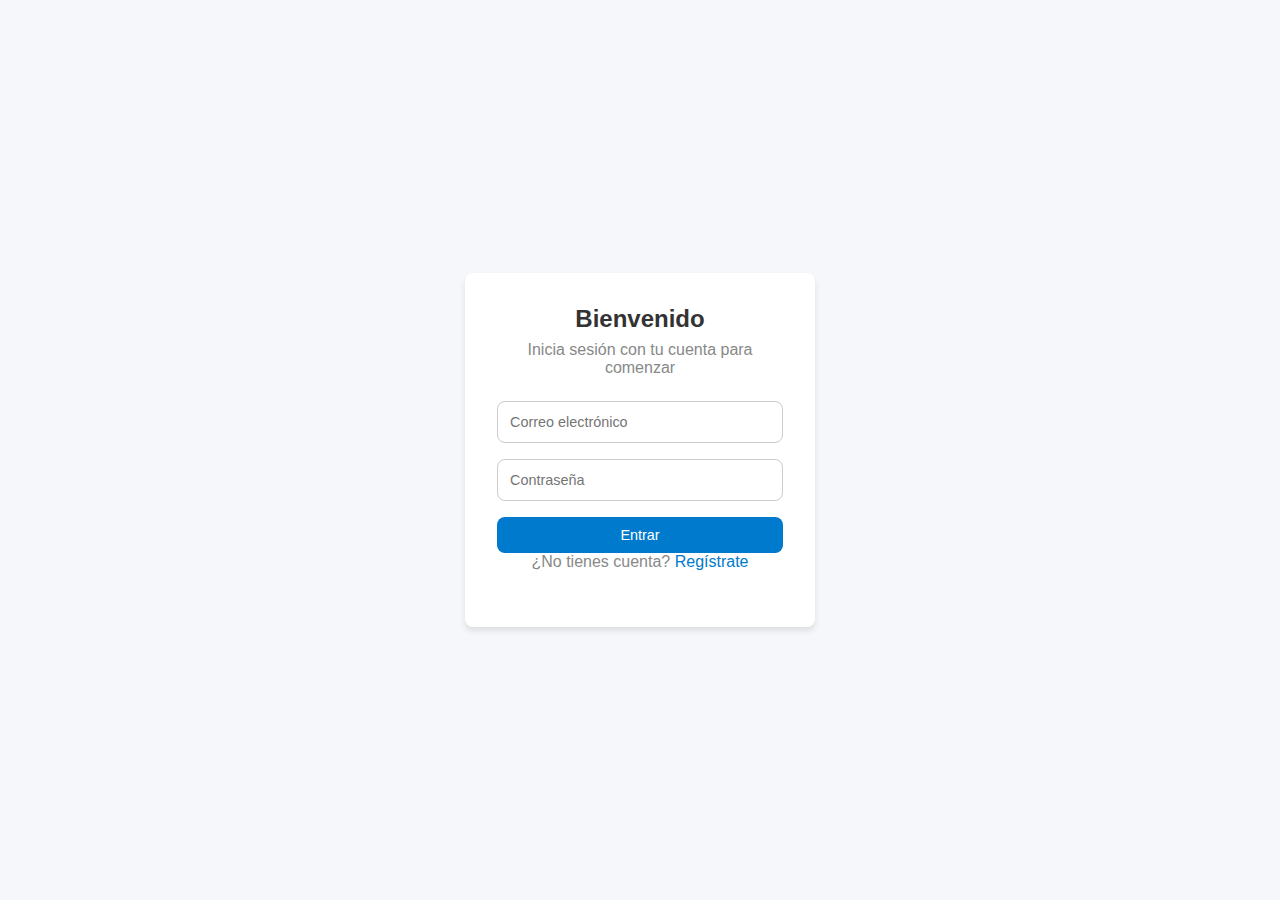
<file: index.html>
<!DOCTYPE html>
<html lang="es">
<head>
  <meta charset="UTF-8">
  <meta name="viewport" content="width=device-width, initial-scale=1.0">
  <title>Iniciar sesión - SuperCías TXT</title>
  <link rel="stylesheet" href="styles.css">
</head>
<body>
  <div class="login-container">
    <div class="login-card">
      <h2>Bienvenido</h2>
      <p>Inicia sesión con tu cuenta para comenzar</p>
      <form>
        <input type="email" placeholder="Correo electrónico" required>
        <input type="password" placeholder="Contraseña" required>
        <button type="submit">Entrar</button>
      </form>
      <p>¿No tienes cuenta? <a href="#">Regístrate</a></p>
    </div>
  </div>
</body>
</html>
</file>
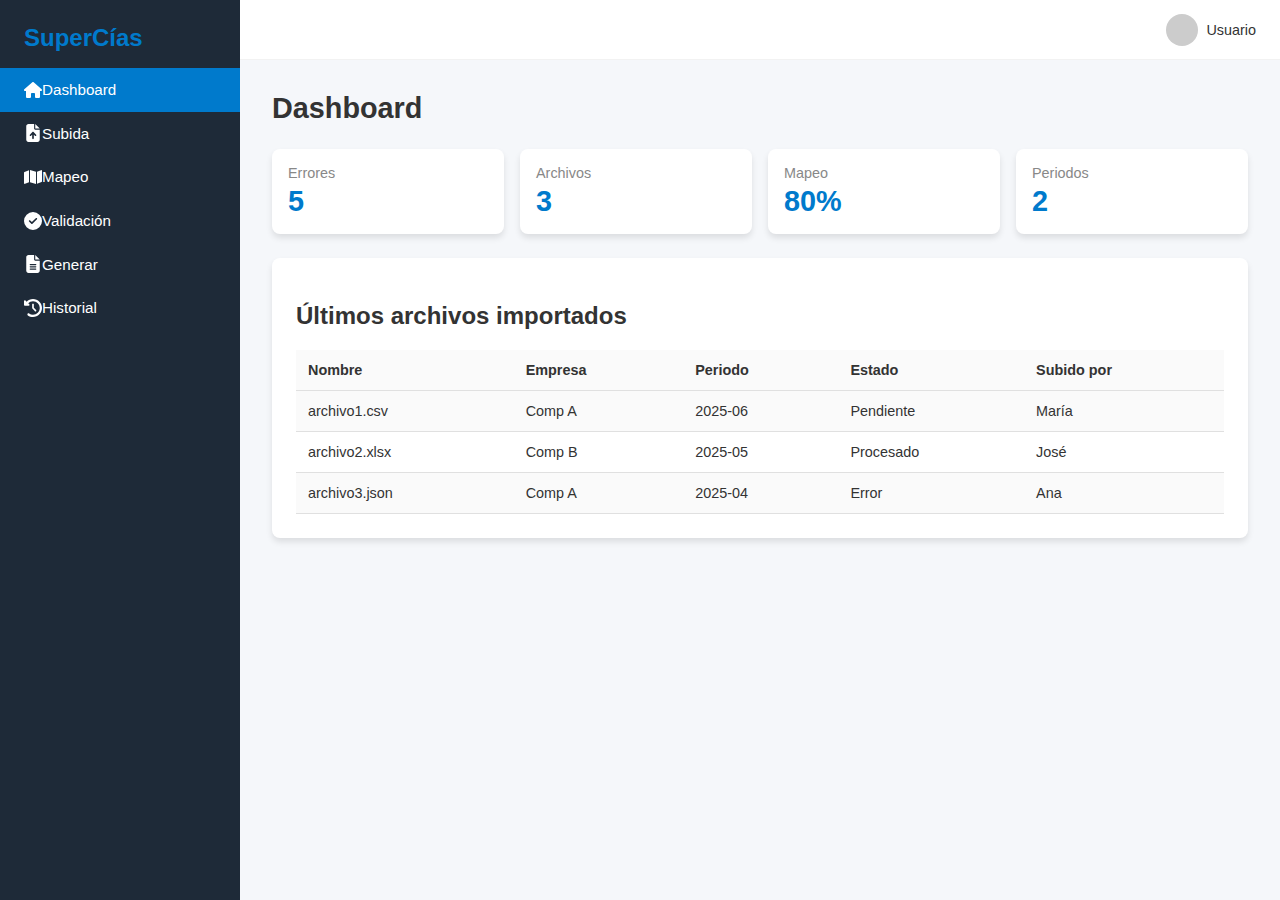
<file: dashboard.html>
<!DOCTYPE html>
<html lang="es">
<head>
  <meta charset="UTF-8">
  <meta name="viewport" content="width=device-width, initial-scale=1.0">
  <title>Dashboard - SuperCías TXT</title>
  <link rel="stylesheet" href="styles.css">
</head>
<body>
  <aside class="sidebar">
    <a href="dashboard.html" class="logo">SuperCías</a>
    <nav>
      <a href="dashboard.html" class="active">
        <svg xmlns="http://www.w3.org/2000/svg" width="18" height="18" viewBox="0 0 576 512" fill="currentColor" aria-hidden="true"><path d="M575.8 255.5c0 18-15 32.1-32 32.1l-32 0 .7 160.2c0 2.7-.2 5.4-.5 8.1l0 16.2c0 22.1-17.9 40-40 40l-16 0c-1.1 0-2.2 0-3.3-.1c-1.4 .1-2.8 .1-4.2 .1L416 512l-24 0c-22.1 0-40-17.9-40-40l0-24 0-64c0-17.7-14.3-32-32-32l-64 0c-17.7 0-32 14.3-32 32l0 64 0 24c0 22.1-17.9 40-40 40l-24 0-31.9 0c-1.5 0-3-.1-4.5-.2c-1.2 .1-2.4 .2-3.6 .2l-16 0c-22.1 0-40-17.9-40-40l0-112c0-.9 0-1.9 .1-2.8l0-69.7-32 0c-18 0-32-14-32-32.1c0-9 3-17 10-24L266.4 8c7-7 15-8 22-8s15 2 21 7L564.8 231.5c8 7 12 15 11 24z"/></svg>
        <span>Dashboard</span></a>
      <a href="upload.html">
        <svg xmlns="http://www.w3.org/2000/svg" width="18" height="18" viewBox="0 0 384 512" fill="currentColor" aria-hidden="true"><path d="M64 0C28.7 0 0 28.7 0 64L0 448c0 35.3 28.7 64 64 64l256 0c35.3 0 64-28.7 64-64l0-288-128 0c-17.7 0-32-14.3-32-32L224 0 64 0zM256 0l0 128 128 0L256 0zM216 408c0 13.3-10.7 24-24 24s-24-10.7-24-24l0-102.1-31 31c-9.4 9.4-24.6 9.4-33.9 0s-9.4-24.6 0-33.9l72-72c9.4-9.4 24.6-9.4 33.9 0l72 72c9.4 9.4 9.4 24.6 0 33.9s-24.6 9.4-33.9 0l-31-31L216 408z"/></svg>
        <span>Subida</span></a>
      <a href="mapping.html">
        <svg xmlns="http://www.w3.org/2000/svg" width="18" height="18" viewBox="0 0 576 512" fill="currentColor" aria-hidden="true"><path d="M384 476.1L192 421.2l0-385.3L384 90.8l0 385.3zm32-1.2l0-386.5L543.1 37.5c15.8-6.3 32.9 5.3 32.9 22.3l0 334.8c0 9.8-6 18.6-15.1 22.3L416 474.8zM15.1 95.1L160 37.2l0 386.5L32.9 474.5C17.1 480.8 0 469.2 0 452.2L0 117.4c0-9.8 6-18.6 15.1-22.3z"/></svg>
        <span>Mapeo</span></a>
      <a href="validation.html">
        <svg xmlns="http://www.w3.org/2000/svg" width="18" height="18" viewBox="0 0 512 512" fill="currentColor" aria-hidden="true"><path d="M256 512A256 256 0 1 0 256 0a256 256 0 1 0 0 512zM369 209L241 337c-9.4 9.4-24.6 9.4-33.9 0l-64-64c-9.4-9.4-9.4-24.6 0-33.9s24.6-9.4 33.9 0l47 47L335 175c9.4-9.4 24.6-9.4 33.9 0s9.4 24.6 0 33.9z"/></svg>
        <span>Validación</span></a>
      <a href="generate.html">
        <svg xmlns="http://www.w3.org/2000/svg" width="18" height="18" viewBox="0 0 384 512" fill="currentColor" aria-hidden="true"><path d="M64 0C28.7 0 0 28.7 0 64L0 448c0 35.3 28.7 64 64 64l256 0c35.3 0 64-28.7 64-64l0-288-128 0c-17.7 0-32-14.3-32-32L224 0 64 0zM256 0l0 128 128 0L256 0zM112 256l160 0c8.8 0 16 7.2 16 16s-7.2 16-16 16l-160 0c-8.8 0-16-7.2-16-16s7.2-16 16-16zm0 64l160 0c8.8 0 16 7.2 16 16s-7.2 16-16 16l-160 0c-8.8 0-16-7.2-16-16s7.2-16 16-16zm0 64l160 0c8.8 0 16 7.2 16 16s-7.2 16-16 16l-160 0c-8.8 0-16-7.2-16-16s7.2-16 16-16z"/></svg>
        <span>Generar</span></a>
      <a href="history.html">
        <svg xmlns="http://www.w3.org/2000/svg" width="18" height="18" viewBox="0 0 512 512" fill="currentColor" aria-hidden="true"><path d="M75 75L41 41C25.9 25.9 0 36.6 0 57.9L0 168c0 13.3 10.7 24 24 24l110.1 0c21.4 0 32.1-25.9 17-41l-30.8-30.8C155 85.5 203 64 256 64c106 0 192 86 192 192s-86 192-192 192c-40.8 0-78.6-12.7-109.7-34.4c-14.5-10.1-34.4-6.6-44.6 7.9s-6.6 34.4 7.9 44.6C151.2 495 201.7 512 256 512c141.4 0 256-114.6 256-256S397.4 0 256 0C185.3 0 121.3 28.7 75 75zm181 53c-13.3 0-24 10.7-24 24l0 104c0 6.4 2.5 12.5 7 17l72 72c9.4 9.4 24.6 9.4 33.9 0s9.4-24.6 0-33.9l-65-65 0-94.1c0-13.3-10.7-24-24-24z"/></svg>
        <span>Historial</span></a>
    </nav>
  </aside>
  <header class="header">
    <div class="user">
      <div class="avatar"></div>
      <div class="name">Usuario</div>
    </div>
  </header>
  <main class="main">
    <h1>Dashboard</h1>
    <div class="kpi-grid">
      <div class="kpi-card">
        <div class="label">Errores</div>
        <div class="value">5</div>
      </div>
      <div class="kpi-card">
        <div class="label">Archivos</div>
        <div class="value">3</div>
      </div>
      <div class="kpi-card">
        <div class="label">Mapeo</div>
        <div class="value">80%</div>
      </div>
      <div class="kpi-card">
        <div class="label">Periodos</div>
        <div class="value">2</div>
      </div>
    </div>
    <div class="card">
      <h2>Últimos archivos importados</h2>
      <div class="table-container">
        <table>
          <thead>
            <tr>
              <th>Nombre</th>
              <th>Empresa</th>
              <th>Periodo</th>
              <th>Estado</th>
              <th>Subido por</th>
            </tr>
          </thead>
          <tbody>
            <tr>
              <td>archivo1.csv</td>
              <td>Comp A</td>
              <td>2025‑06</td>
              <td>Pendiente</td>
              <td>María</td>
            </tr>
            <tr>
              <td>archivo2.xlsx</td>
              <td>Comp B</td>
              <td>2025‑05</td>
              <td>Procesado</td>
              <td>José</td>
            </tr>
            <tr>
              <td>archivo3.json</td>
              <td>Comp A</td>
              <td>2025‑04</td>
              <td>Error</td>
              <td>Ana</td>
            </tr>
          </tbody>
        </table>
      </div>
    </div>
  </main>
</body>
</html>
</file>
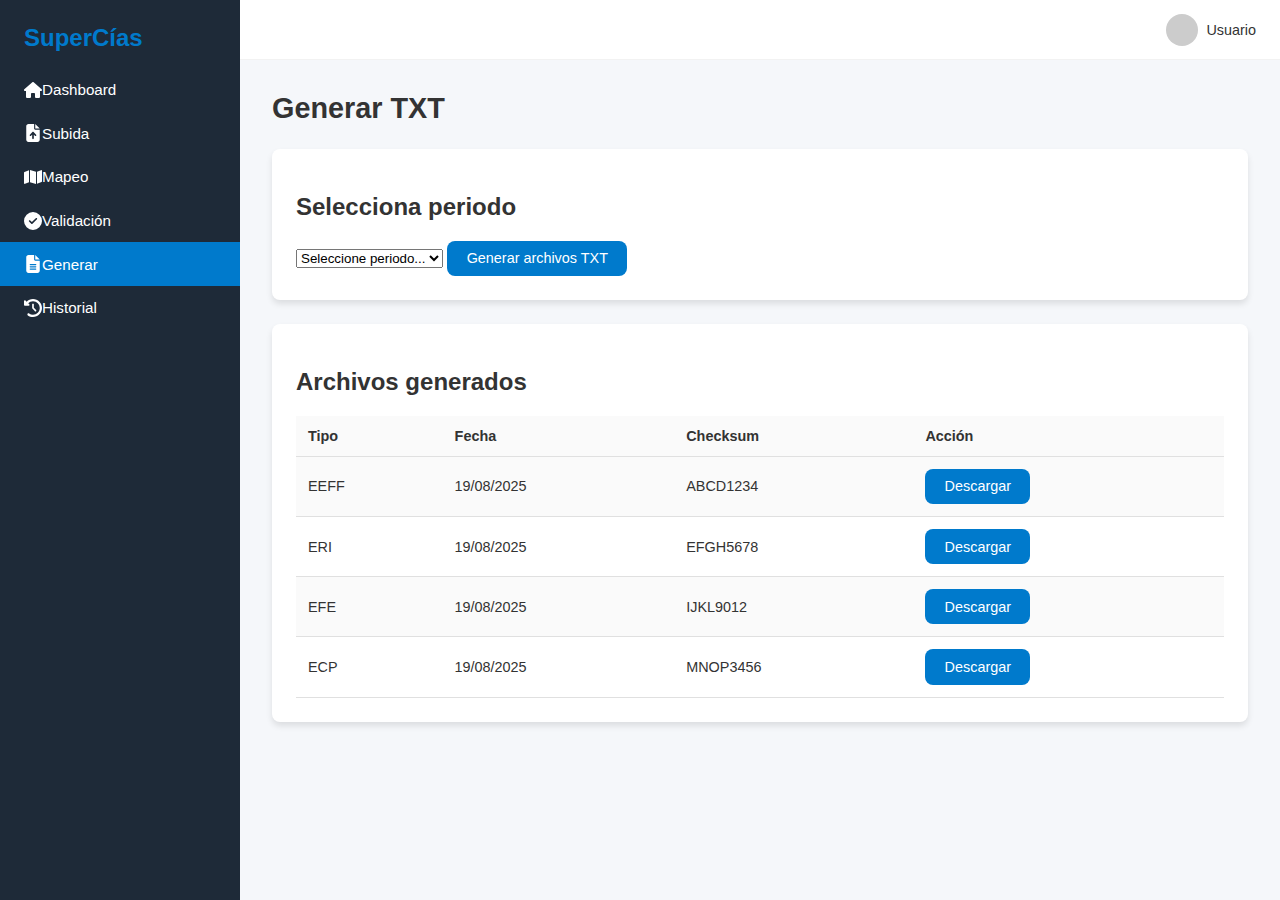
<file: generate.html>
<!DOCTYPE html>
<html lang="es">
<head>
  <meta charset="UTF-8">
  <meta name="viewport" content="width=device-width, initial-scale=1.0">
  <title>Generar TXT - SuperCías TXT</title>
  <link rel="stylesheet" href="styles.css">
</head>
<body>
  <aside class="sidebar">
    <a href="dashboard.html" class="logo">SuperCías</a>
    <nav>
      <a href="dashboard.html">
        <svg xmlns="http://www.w3.org/2000/svg" width="18" height="18" viewBox="0 0 576 512" fill="currentColor" aria-hidden="true"><path d="M575.8 255.5c0 18-15 32.1-32 32.1l-32 0 .7 160.2c0 2.7-.2 5.4-.5 8.1l0 16.2c0 22.1-17.9 40-40 40l-16 0c-1.1 0-2.2 0-3.3-.1c-1.4 .1-2.8 .1-4.2 .1L416 512l-24 0c-22.1 0-40-17.9-40-40l0-24 0-64c0-17.7-14.3-32-32-32l-64 0c-17.7 0-32 14.3-32 32l0 64 0 24c0 22.1-17.9 40-40 40l-24 0-31.9 0c-1.5 0-3-.1-4.5-.2c-1.2 .1-2.4 .2-3.6 .2l-16 0c-22.1 0-40-17.9-40-40l0-112c0-.9 0-1.9 .1-2.8l0-69.7-32 0c-18 0-32-14-32-32.1c0-9 3-17 10-24L266.4 8c7-7 15-8 22-8s15 2 21 7L564.8 231.5c8 7 12 15 11 24z"/></svg>
        <span>Dashboard</span></a>
      <a href="upload.html">
        <svg xmlns="http://www.w3.org/2000/svg" width="18" height="18" viewBox="0 0 384 512" fill="currentColor" aria-hidden="true"><path d="M64 0C28.7 0 0 28.7 0 64L0 448c0 35.3 28.7 64 64 64l256 0c35.3 0 64-28.7 64-64l0-288-128 0c-17.7 0-32-14.3-32-32L224 0 64 0zM256 0l0 128 128 0L256 0zM216 408c0 13.3-10.7 24-24 24s-24-10.7-24-24l0-102.1-31 31c-9.4 9.4-24.6 9.4-33.9 0s-9.4-24.6 0-33.9l72-72c9.4-9.4 24.6-9.4 33.9 0l72 72c9.4 9.4 9.4 24.6 0 33.9s-24.6 9.4-33.9 0l-31-31L216 408z"/></svg>
        <span>Subida</span></a>
      <a href="mapping.html">
        <svg xmlns="http://www.w3.org/2000/svg" width="18" height="18" viewBox="0 0 576 512" fill="currentColor" aria-hidden="true"><path d="M384 476.1L192 421.2l0-385.3L384 90.8l0 385.3zm32-1.2l0-386.5L543.1 37.5c15.8-6.3 32.9 5.3 32.9 22.3l0 334.8c0 9.8-6 18.6-15.1 22.3L416 474.8zM15.1 95.1L160 37.2l0 386.5L32.9 474.5C17.1 480.8 0 469.2 0 452.2L0 117.4c0-9.8 6-18.6 15.1-22.3z"/></svg>
        <span>Mapeo</span></a>
      <a href="validation.html">
        <svg xmlns="http://www.w3.org/2000/svg" width="18" height="18" viewBox="0 0 512 512" fill="currentColor" aria-hidden="true"><path d="M256 512A256 256 0 1 0 256 0a256 256 0 1 0 0 512zM369 209L241 337c-9.4 9.4-24.6 9.4-33.9 0l-64-64c-9.4-9.4-9.4-24.6 0-33.9s24.6-9.4 33.9 0l47 47L335 175c9.4-9.4 24.6-9.4 33.9 0s9.4 24.6 0 33.9z"/></svg>
        <span>Validación</span></a>
      <a href="generate.html" class="active">
        <svg xmlns="http://www.w3.org/2000/svg" width="18" height="18" viewBox="0 0 384 512" fill="currentColor" aria-hidden="true"><path d="M64 0C28.7 0 0 28.7 0 64L0 448c0 35.3 28.7 64 64 64l256 0c35.3 0 64-28.7 64-64l0-288-128 0c-17.7 0-32-14.3-32-32L224 0 64 0zM256 0l0 128 128 0L256 0zM112 256l160 0c8.8 0 16 7.2 16 16s-7.2 16-16 16l-160 0c-8.8 0-16-7.2-16-16s7.2-16 16-16zm0 64l160 0c8.8 0 16 7.2 16 16s-7.2 16-16 16l-160 0c-8.8 0-16-7.2-16-16s7.2-16 16-16zm0 64l160 0c8.8 0 16 7.2 16 16s-7.2 16-16 16l-160 0c-8.8 0-16-7.2-16-16s7.2-16 16-16z"/></svg>
        <span>Generar</span></a>
      <a href="history.html">
        <svg xmlns="http://www.w3.org/2000/svg" width="18" height="18" viewBox="0 0 512 512" fill="currentColor" aria-hidden="true"><path d="M75 75L41 41C25.9 25.9 0 36.6 0 57.9L0 168c0 13.3 10.7 24 24 24l110.1 0c21.4 0 32.1-25.9 17-41l-30.8-30.8C155 85.5 203 64 256 64c106 0 192 86 192 192s-86 192-192 192c-40.8 0-78.6-12.7-109.7-34.4c-14.5-10.1-34.4-6.6-44.6 7.9s-6.6 34.4 7.9 44.6C151.2 495 201.7 512 256 512c141.4 0 256-114.6 256-256S397.4 0 256 0C185.3 0 121.3 28.7 75 75zm181 53c-13.3 0-24 10.7-24 24l0 104c0 6.4 2.5 12.5 7 17l72 72c9.4 9.4 24.6 9.4 33.9 0s9.4-24.6 0-33.9l-65-65 0-94.1c0-13.3-10.7-24-24-24z"/></svg>
        <span>Historial</span></a>
    </nav>
  </aside>
  <header class="header">
    <div class="user">
      <div class="avatar"></div>
      <div class="name">Usuario</div>
    </div>
  </header>
  <main class="main">
    <h1>Generar TXT</h1>
    <div class="card">
      <h2>Selecciona periodo</h2>
      <select>
        <option value="">Seleccione periodo...</option>
        <option>2025‑06</option>
        <option>2025‑05</option>
      </select>
      <button>Generar archivos TXT</button>
    </div>
    <div class="card">
      <h2>Archivos generados</h2>
      <div class="table-container">
        <table>
          <thead>
            <tr><th>Tipo</th><th>Fecha</th><th>Checksum</th><th>Acción</th></tr>
          </thead>
          <tbody>
            <tr><td>EEFF</td><td>19/08/2025</td><td>ABCD1234</td><td><button>Descargar</button></td></tr>
            <tr><td>ERI</td><td>19/08/2025</td><td>EFGH5678</td><td><button>Descargar</button></td></tr>
            <tr><td>EFE</td><td>19/08/2025</td><td>IJKL9012</td><td><button>Descargar</button></td></tr>
            <tr><td>ECP</td><td>19/08/2025</td><td>MNOP3456</td><td><button>Descargar</button></td></tr>
          </tbody>
        </table>
      </div>
    </div>
  </main>
</body>
</html>
</file>
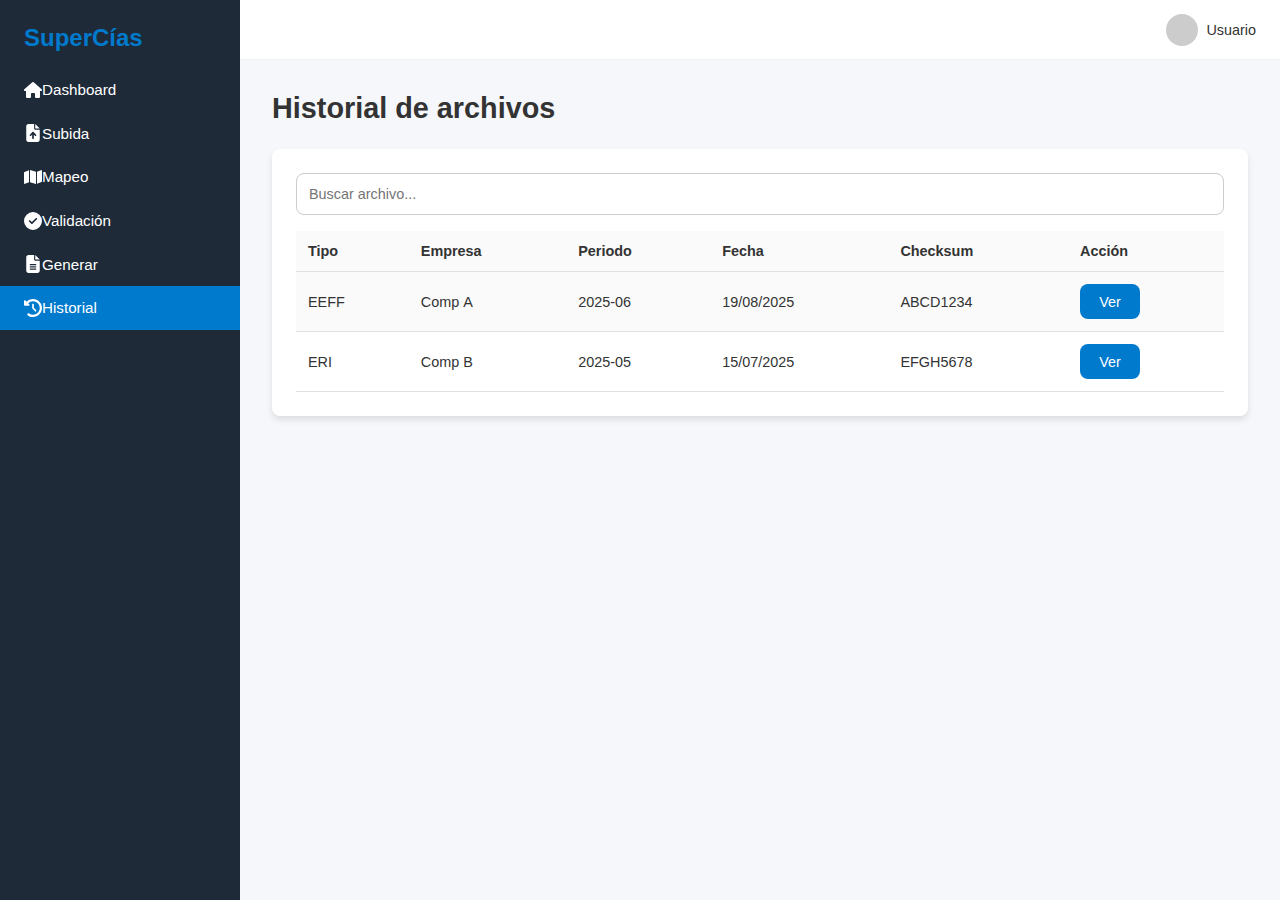
<file: history.html>
<!DOCTYPE html>
<html lang="es">
<head>
  <meta charset="UTF-8">
  <meta name="viewport" content="width=device-width, initial-scale=1.0">
  <title>Historial - SuperCías TXT</title>
  <link rel="stylesheet" href="styles.css">
</head>
<body>
  <aside class="sidebar">
    <a href="dashboard.html" class="logo">SuperCías</a>
    <nav>
      <a href="dashboard.html">
        <svg xmlns="http://www.w3.org/2000/svg" width="18" height="18" viewBox="0 0 576 512" fill="currentColor" aria-hidden="true"><path d="M575.8 255.5c0 18-15 32.1-32 32.1l-32 0 .7 160.2c0 2.7-.2 5.4-.5 8.1l0 16.2c0 22.1-17.9 40-40 40l-16 0c-1.1 0-2.2 0-3.3-.1c-1.4 .1-2.8 .1-4.2 .1L416 512l-24 0c-22.1 0-40-17.9-40-40l0-24 0-64c0-17.7-14.3-32-32-32l-64 0c-17.7 0-32 14.3-32 32l0 64 0 24c0 22.1-17.9 40-40 40l-24 0-31.9 0c-1.5 0-3-.1-4.5-.2c-1.2 .1-2.4 .2-3.6 .2l-16 0c-22.1 0-40-17.9-40-40l0-112c0-.9 0-1.9 .1-2.8l0-69.7-32 0c-18 0-32-14-32-32.1c0-9 3-17 10-24L266.4 8c7-7 15-8 22-8s15 2 21 7L564.8 231.5c8 7 12 15 11 24z"/></svg>
        <span>Dashboard</span></a>
      <a href="upload.html">
        <svg xmlns="http://www.w3.org/2000/svg" width="18" height="18" viewBox="0 0 384 512" fill="currentColor" aria-hidden="true"><path d="M64 0C28.7 0 0 28.7 0 64L0 448c0 35.3 28.7 64 64 64l256 0c35.3 0 64-28.7 64-64l0-288-128 0c-17.7 0-32-14.3-32-32L224 0 64 0zM256 0l0 128 128 0L256 0zM216 408c0 13.3-10.7 24-24 24s-24-10.7-24-24l0-102.1-31 31c-9.4 9.4-24.6 9.4-33.9 0s-9.4-24.6 0-33.9l72-72c9.4-9.4 24.6-9.4 33.9 0l72 72c9.4 9.4 9.4 24.6 0 33.9s-24.6 9.4-33.9 0l-31-31L216 408z"/></svg>
        <span>Subida</span></a>
      <a href="mapping.html">
        <svg xmlns="http://www.w3.org/2000/svg" width="18" height="18" viewBox="0 0 576 512" fill="currentColor" aria-hidden="true"><path d="M384 476.1L192 421.2l0-385.3L384 90.8l0 385.3zm32-1.2l0-386.5L543.1 37.5c15.8-6.3 32.9 5.3 32.9 22.3l0 334.8c0 9.8-6 18.6-15.1 22.3L416 474.8zM15.1 95.1L160 37.2l0 386.5L32.9 474.5C17.1 480.8 0 469.2 0 452.2L0 117.4c0-9.8 6-18.6 15.1-22.3z"/></svg>
        <span>Mapeo</span></a>
      <a href="validation.html">
        <svg xmlns="http://www.w3.org/2000/svg" width="18" height="18" viewBox="0 0 512 512" fill="currentColor" aria-hidden="true"><path d="M256 512A256 256 0 1 0 256 0a256 256 0 1 0 0 512zM369 209L241 337c-9.4 9.4-24.6 9.4-33.9 0l-64-64c-9.4-9.4-9.4-24.6 0-33.9s24.6-9.4 33.9 0l47 47L335 175c9.4-9.4 24.6-9.4 33.9 0s9.4 24.6 0 33.9z"/></svg>
        <span>Validación</span></a>
      <a href="generate.html">
        <svg xmlns="http://www.w3.org/2000/svg" width="18" height="18" viewBox="0 0 384 512" fill="currentColor" aria-hidden="true"><path d="M64 0C28.7 0 0 28.7 0 64L0 448c0 35.3 28.7 64 64 64l256 0c35.3 0 64-28.7 64-64l0-288-128 0c-17.7 0-32-14.3-32-32L224 0 64 0zM256 0l0 128 128 0L256 0zM112 256l160 0c8.8 0 16 7.2 16 16s-7.2 16-16 16l-160 0c-8.8 0-16-7.2-16-16s7.2-16 16-16zm0 64l160 0c8.8 0 16 7.2 16 16s-7.2 16-16 16l-160 0c-8.8 0-16-7.2-16-16s7.2-16 16-16zm0 64l160 0c8.8 0 16 7.2 16 16s-7.2 16-16 16l-160 0c-8.8 0-16-7.2-16-16s7.2-16 16-16z"/></svg>
        <span>Generar</span></a>
      <a href="history.html" class="active">
        <svg xmlns="http://www.w3.org/2000/svg" width="18" height="18" viewBox="0 0 512 512" fill="currentColor" aria-hidden="true"><path d="M75 75L41 41C25.9 25.9 0 36.6 0 57.9L0 168c0 13.3 10.7 24 24 24l110.1 0c21.4 0 32.1-25.9 17-41l-30.8-30.8C155 85.5 203 64 256 64c106 0 192 86 192 192s-86 192-192 192c-40.8 0-78.6-12.7-109.7-34.4c-14.5-10.1-34.4-6.6-44.6 7.9s-6.6 34.4 7.9 44.6C151.2 495 201.7 512 256 512c141.4 0 256-114.6 256-256S397.4 0 256 0C185.3 0 121.3 28.7 75 75zm181 53c-13.3 0-24 10.7-24 24l0 104c0 6.4 2.5 12.5 7 17l72 72c9.4 9.4 24.6 9.4 33.9 0s9.4-24.6 0-33.9l-65-65 0-94.1c0-13.3-10.7-24-24-24z"/></svg>
        <span>Historial</span></a>
    </nav>
  </aside>
  <header class="header">
    <div class="user">
      <div class="avatar"></div>
      <div class="name">Usuario</div>
    </div>
  </header>
  <main class="main">
    <h1>Historial de archivos</h1>
    <div class="card">
      <form>
        <input type="text" placeholder="Buscar archivo...">
      </form>
      <div class="table-container">
        <table>
          <thead>
            <tr><th>Tipo</th><th>Empresa</th><th>Periodo</th><th>Fecha</th><th>Checksum</th><th>Acción</th></tr>
          </thead>
          <tbody>
            <tr><td>EEFF</td><td>Comp A</td><td>2025‑06</td><td>19/08/2025</td><td>ABCD1234</td><td><button>Ver</button></td></tr>
            <tr><td>ERI</td><td>Comp B</td><td>2025‑05</td><td>15/07/2025</td><td>EFGH5678</td><td><button>Ver</button></td></tr>
          </tbody>
        </table>
      </div>
    </div>
  </main>
</body>
</html>
</file>
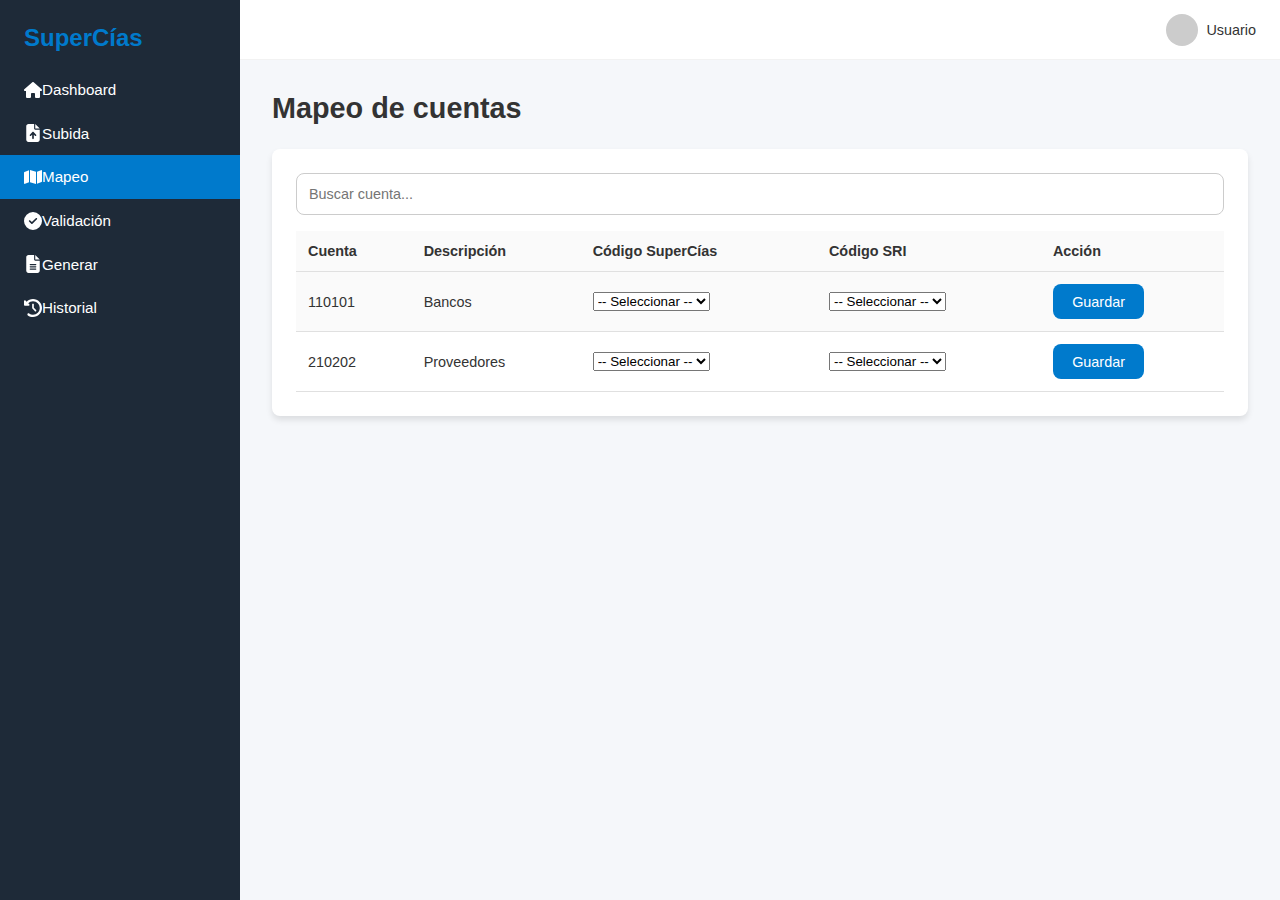
<file: mapping.html>
<!DOCTYPE html>
<html lang="es">
<head>
  <meta charset="UTF-8">
  <meta name="viewport" content="width=device-width, initial-scale=1.0">
  <title>Mapeo de cuentas - SuperCías TXT</title>
  <link rel="stylesheet" href="styles.css">
</head>
<body>
  <aside class="sidebar">
    <a href="dashboard.html" class="logo">SuperCías</a>
    <nav>
      <a href="dashboard.html">
        <svg xmlns="http://www.w3.org/2000/svg" width="18" height="18" viewBox="0 0 576 512" fill="currentColor" aria-hidden="true"><path d="M575.8 255.5c0 18-15 32.1-32 32.1l-32 0 .7 160.2c0 2.7-.2 5.4-.5 8.1l0 16.2c0 22.1-17.9 40-40 40l-16 0c-1.1 0-2.2 0-3.3-.1c-1.4 .1-2.8 .1-4.2 .1L416 512l-24 0c-22.1 0-40-17.9-40-40l0-24 0-64c0-17.7-14.3-32-32-32l-64 0c-17.7 0-32 14.3-32 32l0 64 0 24c0 22.1-17.9 40-40 40l-24 0-31.9 0c-1.5 0-3-.1-4.5-.2c-1.2 .1-2.4 .2-3.6 .2l-16 0c-22.1 0-40-17.9-40-40l0-112c0-.9 0-1.9 .1-2.8l0-69.7-32 0c-18 0-32-14-32-32.1c0-9 3-17 10-24L266.4 8c7-7 15-8 22-8s15 2 21 7L564.8 231.5c8 7 12 15 11 24z"/></svg>
        <span>Dashboard</span>
      </a>
      <a href="upload.html">
        <svg xmlns="http://www.w3.org/2000/svg" width="18" height="18" viewBox="0 0 384 512" fill="currentColor" aria-hidden="true"><path d="M64 0C28.7 0 0 28.7 0 64L0 448c0 35.3 28.7 64 64 64l256 0c35.3 0 64-28.7 64-64l0-288-128 0c-17.7 0-32-14.3-32-32L224 0 64 0zM256 0l0 128 128 0L256 0zM216 408c0 13.3-10.7 24-24 24s-24-10.7-24-24l0-102.1-31 31c-9.4 9.4-24.6 9.4-33.9 0s-9.4-24.6 0-33.9l72-72c9.4-9.4 24.6-9.4 33.9 0l72 72c9.4 9.4 9.4 24.6 0 33.9s-24.6 9.4-33.9 0l-31-31L216 408z"/></svg>
        <span>Subida</span>
      </a>
      <a href="mapping.html" class="active">
        <svg xmlns="http://www.w3.org/2000/svg" width="18" height="18" viewBox="0 0 576 512" fill="currentColor" aria-hidden="true"><path d="M384 476.1L192 421.2l0-385.3L384 90.8l0 385.3zm32-1.2l0-386.5L543.1 37.5c15.8-6.3 32.9 5.3 32.9 22.3l0 334.8c0 9.8-6 18.6-15.1 22.3L416 474.8zM15.1 95.1L160 37.2l0 386.5L32.9 474.5C17.1 480.8 0 469.2 0 452.2L0 117.4c0-9.8 6-18.6 15.1-22.3z"/></svg>
        <span>Mapeo</span>
      </a>
      <a href="validation.html">
        <svg xmlns="http://www.w3.org/2000/svg" width="18" height="18" viewBox="0 0 512 512" fill="currentColor" aria-hidden="true"><path d="M256 512A256 256 0 1 0 256 0a256 256 0 1 0 0 512zM369 209L241 337c-9.4 9.4-24.6 9.4-33.9 0l-64-64c-9.4-9.4-9.4-24.6 0-33.9s24.6-9.4 33.9 0l47 47L335 175c9.4-9.4 24.6-9.4 33.9 0s9.4 24.6 0 33.9z"/></svg>
        <span>Validación</span>
      </a>
      <a href="generate.html">
        <svg xmlns="http://www.w3.org/2000/svg" width="18" height="18" viewBox="0 0 384 512" fill="currentColor" aria-hidden="true"><path d="M64 0C28.7 0 0 28.7 0 64L0 448c0 35.3 28.7 64 64 64l256 0c35.3 0 64-28.7 64-64l0-288-128 0c-17.7 0-32-14.3-32-32L224 0 64 0zM256 0l0 128 128 0L256 0zM112 256l160 0c8.8 0 16 7.2 16 16s-7.2 16-16 16l-160 0c-8.8 0-16-7.2-16-16s7.2-16 16-16zm0 64l160 0c8.8 0 16 7.2 16 16s-7.2 16-16 16l-160 0c-8.8 0-16-7.2-16-16s7.2-16 16-16zm0 64l160 0c8.8 0 16 7.2 16 16s-7.2 16-16 16l-160 0c-8.8 0-16-7.2-16-16s7.2-16 16-16z"/></svg>
        <span>Generar</span>
      </a>
      <a href="history.html">
        <svg xmlns="http://www.w3.org/2000/svg" width="18" height="18" viewBox="0 0 512 512" fill="currentColor" aria-hidden="true"><path d="M75 75L41 41C25.9 25.9 0 36.6 0 57.9L0 168c0 13.3 10.7 24 24 24l110.1 0c21.4 0 32.1-25.9 17-41l-30.8-30.8C155 85.5 203 64 256 64c106 0 192 86 192 192s-86 192-192 192c-40.8 0-78.6-12.7-109.7-34.4c-14.5-10.1-34.4-6.6-44.6 7.9s-6.6 34.4 7.9 44.6C151.2 495 201.7 512 256 512c141.4 0 256-114.6 256-256S397.4 0 256 0C185.3 0 121.3 28.7 75 75zm181 53c-13.3 0-24 10.7-24 24l0 104c0 6.4 2.5 12.5 7 17l72 72c9.4 9.4 24.6 9.4 33.9 0s9.4-24.6 0-33.9l-65-65 0-94.1c0-13.3-10.7-24-24-24z"/></svg>
        <span>Historial</span>
      </a>
    </nav>
  </aside>
  <header class="header">
    <div class="user">
      <div class="avatar"></div>
      <div class="name">Usuario</div>
    </div>
  </header>
  <main class="main">
    <h1>Mapeo de cuentas</h1>
    <div class="card">
      <form>
        <input type="text" placeholder="Buscar cuenta...">
      </form>
      <div class="table-container">
        <table>
          <thead>
            <tr>
              <th>Cuenta</th>
              <th>Descripción</th>
              <th>Código SuperCías</th>
              <th>Código SRI</th>
              <th>Acción</th>
            </tr>
          </thead>
          <tbody>
            <tr>
              <td>110101</td>
              <td>Bancos</td>
              <td>
                <select>
                  <option value="">-- Seleccionar --</option>
                  <option>101&nbsp;Activos</option>
                  <option>201&nbsp;Pasivos</option>
                </select>
              </td>
              <td>
                <select>
                  <option value="">-- Seleccionar --</option>
                  <option>1.1.1</option>
                  <option>2.2.3</option>
                </select>
              </td>
              <td><button>Guardar</button></td>
            </tr>
            <tr>
              <td>210202</td>
              <td>Proveedores</td>
              <td>
                <select>
                  <option value="">-- Seleccionar --</option>
                  <option>101&nbsp;Activos</option>
                  <option>201&nbsp;Pasivos</option>
                </select>
              </td>
              <td>
                <select>
                  <option value="">-- Seleccionar --</option>
                  <option>1.1.1</option>
                  <option>2.2.3</option>
                </select>
              </td>
              <td><button>Guardar</button></td>
            </tr>
          </tbody>
        </table>
      </div>
    </div>
  </main>
</body>
</html>
</file>
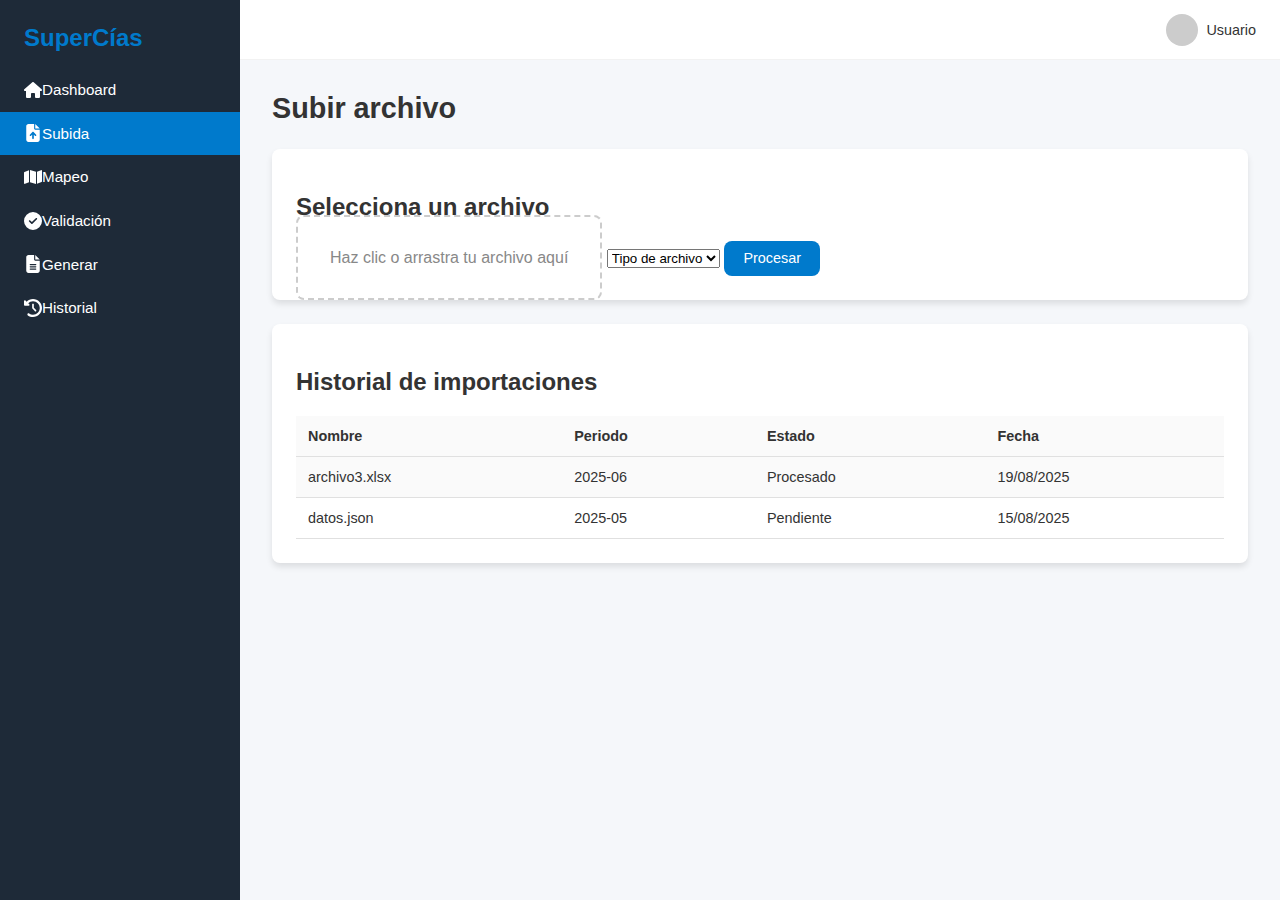
<file: upload.html>
<!DOCTYPE html>
<html lang="es">
<head>
  <meta charset="UTF-8">
  <meta name="viewport" content="width=device-width, initial-scale=1.0">
  <title>Subida de archivos - SuperCías TXT</title>
  <link rel="stylesheet" href="styles.css">
</head>
<body>
  <aside class="sidebar">
    <a href="dashboard.html" class="logo">SuperCías</a>
    <nav>
      <a href="dashboard.html">
        <svg xmlns="http://www.w3.org/2000/svg" width="18" height="18" viewBox="0 0 576 512" fill="currentColor" aria-hidden="true"><path d="M575.8 255.5c0 18-15 32.1-32 32.1l-32 0 .7 160.2c0 2.7-.2 5.4-.5 8.1l0 16.2c0 22.1-17.9 40-40 40l-16 0c-1.1 0-2.2 0-3.3-.1c-1.4 .1-2.8 .1-4.2 .1L416 512l-24 0c-22.1 0-40-17.9-40-40l0-24 0-64c0-17.7-14.3-32-32-32l-64 0c-17.7 0-32 14.3-32 32l0 64 0 24c0 22.1-17.9 40-40 40l-24 0-31.9 0c-1.5 0-3-.1-4.5-.2c-1.2 .1-2.4 .2-3.6 .2l-16 0c-22.1 0-40-17.9-40-40l0-112c0-.9 0-1.9 .1-2.8l0-69.7-32 0c-18 0-32-14-32-32.1c0-9 3-17 10-24L266.4 8c7-7 15-8 22-8s15 2 21 7L564.8 231.5c8 7 12 15 11 24z"/></svg>
        <span>Dashboard</span>
      </a>
      <a href="upload.html" class="active">
        <svg xmlns="http://www.w3.org/2000/svg" width="18" height="18" viewBox="0 0 384 512" fill="currentColor" aria-hidden="true"><path d="M64 0C28.7 0 0 28.7 0 64L0 448c0 35.3 28.7 64 64 64l256 0c35.3 0 64-28.7 64-64l0-288-128 0c-17.7 0-32-14.3-32-32L224 0 64 0zM256 0l0 128 128 0L256 0zM216 408c0 13.3-10.7 24-24 24s-24-10.7-24-24l0-102.1-31 31c-9.4 9.4-24.6 9.4-33.9 0s-9.4-24.6 0-33.9l72-72c9.4-9.4 24.6-9.4 33.9 0l72 72c9.4 9.4 9.4 24.6 0 33.9s-24.6 9.4-33.9 0l-31-31L216 408z"/></svg>
        <span>Subida</span>
      </a>
      <a href="mapping.html">
        <svg xmlns="http://www.w3.org/2000/svg" width="18" height="18" viewBox="0 0 576 512" fill="currentColor" aria-hidden="true"><path d="M384 476.1L192 421.2l0-385.3L384 90.8l0 385.3zm32-1.2l0-386.5L543.1 37.5c15.8-6.3 32.9 5.3 32.9 22.3l0 334.8c0 9.8-6 18.6-15.1 22.3L416 474.8zM15.1 95.1L160 37.2l0 386.5L32.9 474.5C17.1 480.8 0 469.2 0 452.2L0 117.4c0-9.8 6-18.6 15.1-22.3z"/></svg>
        <span>Mapeo</span>
      </a>
      <a href="validation.html">
        <svg xmlns="http://www.w3.org/2000/svg" width="18" height="18" viewBox="0 0 512 512" fill="currentColor" aria-hidden="true"><path d="M256 512A256 256 0 1 0 256 0a256 256 0 1 0 0 512zM369 209L241 337c-9.4 9.4-24.6 9.4-33.9 0l-64-64c-9.4-9.4-9.4-24.6 0-33.9s24.6-9.4 33.9 0l47 47L335 175c9.4-9.4 24.6-9.4 33.9 0s9.4 24.6 0 33.9z"/></svg>
        <span>Validación</span>
      </a>
      <a href="generate.html">
        <svg xmlns="http://www.w3.org/2000/svg" width="18" height="18" viewBox="0 0 384 512" fill="currentColor" aria-hidden="true"><path d="M64 0C28.7 0 0 28.7 0 64L0 448c0 35.3 28.7 64 64 64l256 0c35.3 0 64-28.7 64-64l0-288-128 0c-17.7 0-32-14.3-32-32L224 0 64 0zM256 0l0 128 128 0L256 0zM112 256l160 0c8.8 0 16 7.2 16 16s-7.2 16-16 16l-160 0c-8.8 0-16-7.2-16-16s7.2-16 16-16zm0 64l160 0c8.8 0 16 7.2 16 16s-7.2 16-16 16l-160 0c-8.8 0-16-7.2-16-16s7.2-16 16-16zm0 64l160 0c8.8 0 16 7.2 16 16s-7.2 16-16 16l-160 0c-8.8 0-16-7.2-16-16s7.2-16 16-16z"/></svg>
        <span>Generar</span>
      </a>
      <a href="history.html">
        <svg xmlns="http://www.w3.org/2000/svg" width="18" height="18" viewBox="0 0 512 512" fill="currentColor" aria-hidden="true"><path d="M75 75L41 41C25.9 25.9 0 36.6 0 57.9L0 168c0 13.3 10.7 24 24 24l110.1 0c21.4 0 32.1-25.9 17-41l-30.8-30.8C155 85.5 203 64 256 64c106 0 192 86 192 192s-86 192-192 192c-40.8 0-78.6-12.7-109.7-34.4c-14.5-10.1-34.4-6.6-44.6 7.9s-6.6 34.4 7.9 44.6C151.2 495 201.7 512 256 512c141.4 0 256-114.6 256-256S397.4 0 256 0C185.3 0 121.3 28.7 75 75zm181 53c-13.3 0-24 10.7-24 24l0 104c0 6.4 2.5 12.5 7 17l72 72c9.4 9.4 24.6 9.4 33.9 0s9.4-24.6 0-33.9l-65-65 0-94.1c0-13.3-10.7-24-24-24z"/></svg>
        <span>Historial</span>
      </a>
    </nav>
  </aside>
  <header class="header">
    <div class="user">
      <div class="avatar"></div>
      <div class="name">Usuario</div>
    </div>
  </header>
  <main class="main">
    <h1>Subir archivo</h1>
    <div class="card">
      <h2>Selecciona un archivo</h2>
      <label for="fileInput" class="upload-box">Haz clic o arrastra tu archivo aquí</label>
      <input type="file" id="fileInput" accept=".csv,.xls,.xlsx,.json,.txt">
      <select>
        <option value="">Tipo de archivo</option>
        <option value="form101">Formulario 101</option>
        <option value="excel">Excel</option>
        <option value="csv">CSV</option>
        <option value="json">JSON</option>
      </select>
      <button>Procesar</button>
    </div>
    <div class="card">
      <h2>Historial de importaciones</h2>
      <div class="table-container">
        <table>
          <thead>
            <tr><th>Nombre</th><th>Periodo</th><th>Estado</th><th>Fecha</th></tr>
          </thead>
          <tbody>
            <tr><td>archivo3.xlsx</td><td>2025‑06</td><td>Procesado</td><td>19/08/2025</td></tr>
            <tr><td>datos.json</td><td>2025‑05</td><td>Pendiente</td><td>15/08/2025</td></tr>
          </tbody>
        </table>
      </div>
    </div>
  </main>
</body>
</html>
</file>
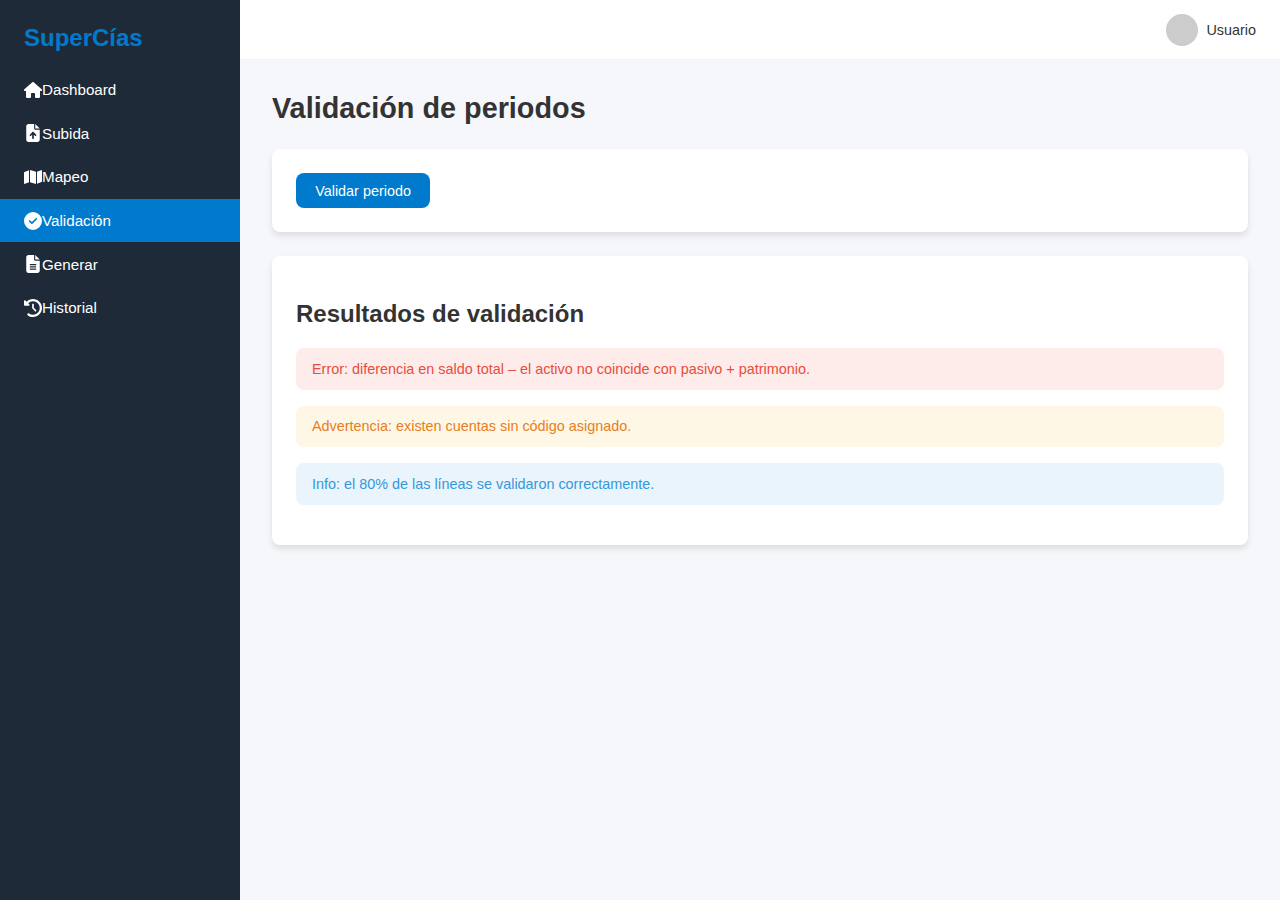
<file: validation.html>
<!DOCTYPE html>
<html lang="es">
<head>
  <meta charset="UTF-8">
  <meta name="viewport" content="width=device-width, initial-scale=1.0">
  <title>Validación - SuperCías TXT</title>
  <link rel="stylesheet" href="styles.css">
</head>
<body>
  <aside class="sidebar">
    <a href="dashboard.html" class="logo">SuperCías</a>
    <nav>
      <a href="dashboard.html">
        <svg xmlns="http://www.w3.org/2000/svg" width="18" height="18" viewBox="0 0 576 512" fill="currentColor" aria-hidden="true"><path d="M575.8 255.5c0 18-15 32.1-32 32.1l-32 0 .7 160.2c0 2.7-.2 5.4-.5 8.1l0 16.2c0 22.1-17.9 40-40 40l-16 0c-1.1 0-2.2 0-3.3-.1c-1.4 .1-2.8 .1-4.2 .1L416 512l-24 0c-22.1 0-40-17.9-40-40l0-24 0-64c0-17.7-14.3-32-32-32l-64 0c-17.7 0-32 14.3-32 32l0 64 0 24c0 22.1-17.9 40-40 40l-24 0-31.9 0c-1.5 0-3-.1-4.5-.2c-1.2 .1-2.4 .2-3.6 .2l-16 0c-22.1 0-40-17.9-40-40l0-112c0-.9 0-1.9 .1-2.8l0-69.7-32 0c-18 0-32-14-32-32.1c0-9 3-17 10-24L266.4 8c7-7 15-8 22-8s15 2 21 7L564.8 231.5c8 7 12 15 11 24z"/></svg>
        <span>Dashboard</span>
      </a>
      <a href="upload.html">
        <svg xmlns="http://www.w3.org/2000/svg" width="18" height="18" viewBox="0 0 384 512" fill="currentColor" aria-hidden="true"><path d="M64 0C28.7 0 0 28.7 0 64L0 448c0 35.3 28.7 64 64 64l256 0c35.3 0 64-28.7 64-64l0-288-128 0c-17.7 0-32-14.3-32-32L224 0 64 0zM256 0l0 128 128 0L256 0zM216 408c0 13.3-10.7 24-24 24s-24-10.7-24-24l0-102.1-31 31c-9.4 9.4-24.6 9.4-33.9 0s-9.4-24.6 0-33.9l72-72c9.4-9.4 24.6-9.4 33.9 0l72 72c9.4 9.4 9.4 24.6 0 33.9s-24.6 9.4-33.9 0l-31-31L216 408z"/></svg>
        <span>Subida</span>
      </a>
      <a href="mapping.html">
        <svg xmlns="http://www.w3.org/2000/svg" width="18" height="18" viewBox="0 0 576 512" fill="currentColor" aria-hidden="true"><path d="M384 476.1L192 421.2l0-385.3L384 90.8l0 385.3zm32-1.2l0-386.5L543.1 37.5c15.8-6.3 32.9 5.3 32.9 22.3l0 334.8c0 9.8-6 18.6-15.1 22.3L416 474.8zM15.1 95.1L160 37.2l0 386.5L32.9 474.5C17.1 480.8 0 469.2 0 452.2L0 117.4c0-9.8 6-18.6 15.1-22.3z"/></svg>
        <span>Mapeo</span>
      </a>
      <a href="validation.html" class="active">
        <svg xmlns="http://www.w3.org/2000/svg" width="18" height="18" viewBox="0 0 512 512" fill="currentColor" aria-hidden="true"><path d="M256 512A256 256 0 1 0 256 0a256 256 0 1 0 0 512zM369 209L241 337c-9.4 9.4-24.6 9.4-33.9 0l-64-64c-9.4-9.4-9.4-24.6 0-33.9s24.6-9.4 33.9 0l47 47L335 175c9.4-9.4 24.6-9.4 33.9 0s9.4 24.6 0 33.9z"/></svg>
        <span>Validación</span>
      </a>
      <a href="generate.html">
        <svg xmlns="http://www.w3.org/2000/svg" width="18" height="18" viewBox="0 0 384 512" fill="currentColor" aria-hidden="true"><path d="M64 0C28.7 0 0 28.7 0 64L0 448c0 35.3 28.7 64 64 64l256 0c35.3 0 64-28.7 64-64l0-288-128 0c-17.7 0-32-14.3-32-32L224 0 64 0zM256 0l0 128 128 0L256 0zM112 256l160 0c8.8 0 16 7.2 16 16s-7.2 16-16 16l-160 0c-8.8 0-16-7.2-16-16s7.2-16 16-16zm0 64l160 0c8.8 0 16 7.2 16 16s-7.2 16-16 16l-160 0c-8.8 0-16-7.2-16-16s7.2-16 16-16zm0 64l160 0c8.8 0 16 7.2 16 16s-7.2 16-16 16l-160 0c-8.8 0-16-7.2-16-16s7.2-16 16-16z"/></svg>
        <span>Generar</span>
      </a>
      <a href="history.html">
        <svg xmlns="http://www.w3.org/2000/svg" width="18" height="18" viewBox="0 0 512 512" fill="currentColor" aria-hidden="true"><path d="M75 75L41 41C25.9 25.9 0 36.6 0 57.9L0 168c0 13.3 10.7 24 24 24l110.1 0c21.4 0 32.1-25.9 17-41l-30.8-30.8C155 85.5 203 64 256 64c106 0 192 86 192 192s-86 192-192 192c-40.8 0-78.6-12.7-109.7-34.4c-14.5-10.1-34.4-6.6-44.6 7.9s-6.6 34.4 7.9 44.6C151.2 495 201.7 512 256 512c141.4 0 256-114.6 256-256S397.4 0 256 0C185.3 0 121.3 28.7 75 75zm181 53c-13.3 0-24 10.7-24 24l0 104c0 6.4 2.5 12.5 7 17l72 72c9.4 9.4 24.6 9.4 33.9 0s9.4-24.6 0-33.9l-65-65 0-94.1c0-13.3-10.7-24-24-24z"/></svg>
        <span>Historial</span>
      </a>
    </nav>
  </aside>
  <header class="header">
    <div class="user">
      <div class="avatar"></div>
      <div class="name">Usuario</div>
    </div>
  </header>
  <main class="main">
    <h1>Validación de periodos</h1>
    <div class="card">
      <button>Validar periodo</button>
    </div>
    <div class="card">
      <h2>Resultados de validación</h2>
      <div class="alert alert-error">Error: diferencia en saldo total – el activo no coincide con pasivo + patrimonio.</div>
      <div class="alert alert-warning">Advertencia: existen cuentas sin código asignado.</div>
      <div class="alert alert-info">Info: el 80% de las líneas se validaron correctamente.</div>
    </div>
  </main>
</body>
</html>
</file>
<file: styles.css>
/*
  Enhanced Frontend Styles for SuperCías TXT Generator

  This stylesheet defines a modern, professional and minimalistic design
  that can be reused across all pages of the application. It introduces
  a dark sidebar for navigation, a light header for user context and a
  spacious main content area with cards, tables and alerts. Colours and
  spacing are defined as CSS variables to simplify future theming.
*/

:root {
  --primary: #007ACC;
  --secondary: #009FDB;
  --accent: #F5F7FA;
  --dark: #1E2A38;
  --light: #FFFFFF;
  --text-dark: #333333;
  --text-light: #888888;
  --danger: #E74C3C;
  --warning: #E67E22;
  --info: #3498DB;
  --success: #27AE60;
  --radius: 8px;
  --shadow: 0 4px 6px rgba(0, 0, 0, 0.1);
}

* {
  box-sizing: border-box;
}

body {
  margin: 0;
  font-family: 'Segoe UI', Tahoma, sans-serif;
  background-color: var(--accent);
  color: var(--text-dark);
}

/* Sidebar Navigation */
.sidebar {
  position: fixed;
  top: 0;
  left: 0;
  height: 100vh;
  width: 240px;
  background-color: var(--dark);
  color: var(--light);
  display: flex;
  flex-direction: column;
}

.sidebar .logo {
  padding: 1.5rem 1.5rem 1rem;
  font-size: 1.5rem;
  font-weight: bold;
  color: var(--primary);
  text-decoration: none;
}

.sidebar nav {
  flex: 1;
  display: flex;
  flex-direction: column;
}

.sidebar nav a {
  display: flex;
  align-items: center;
  padding: 0.8rem 1.5rem;
  font-size: 0.95rem;
  color: var(--light);
  text-decoration: none;
  transition: background-color 0.2s ease, color 0.2s ease;
}

.sidebar nav a span:first-child {
  font-size: 1.2rem;
  margin-right: 0.75rem;
}

.sidebar nav a:hover,
.sidebar nav a.active {
  background-color: var(--primary);
  color: var(--light);
}

/* Header */
.header {
  margin-left: 240px;
  height: 60px;
  display: flex;
  align-items: center;
  justify-content: flex-end;
  background-color: var(--light);
  border-bottom: 1px solid rgba(0, 0, 0, 0.05);
  padding: 0 1.5rem;
  position: sticky;
  top: 0;
  z-index: 10;
}

.header .user {
  display: flex;
  align-items: center;
}

.header .avatar {
  width: 32px;
  height: 32px;
  border-radius: 50%;
  background-color: #cccccc;
  margin-right: 0.5rem;
}

.header .name {
  font-size: 0.9rem;
  color: var(--text-dark);
}

/* Main content area */
.main {
  margin-left: 240px;
  padding: 2rem;
  min-height: calc(100vh - 60px);
}

h1 {
  margin-top: 0;
  margin-bottom: 1.5rem;
  font-size: 1.8rem;
}

/* Cards */
.card {
  background-color: var(--light);
  border-radius: var(--radius);
  padding: 1.5rem;
  box-shadow: var(--shadow);
  margin-bottom: 1.5rem;
}

/* KPI Grid */
.kpi-grid {
  display: grid;
  grid-template-columns: repeat(auto-fit, minmax(220px, 1fr));
  gap: 1rem;
  margin-bottom: 1.5rem;
}

.kpi-card {
  background-color: var(--light);
  border-radius: var(--radius);
  box-shadow: var(--shadow);
  padding: 1rem;
  display: flex;
  flex-direction: column;
  justify-content: center;
  align-items: flex-start;
}

.kpi-card .label {
  color: var(--text-light);
  font-size: 0.9rem;
  margin-bottom: 0.25rem;
}

.kpi-card .value {
  font-size: 1.8rem;
  font-weight: bold;
  color: var(--primary);
}

/* Table Styles */
.table-container {
  overflow-x: auto;
}

table {
  width: 100%;
  border-collapse: collapse;
  font-size: 0.9rem;
}

table th,
table td {
  padding: 0.75rem;
  border-bottom: 1px solid #e0e0e0;
  text-align: left;
  white-space: nowrap;
}

table tr:nth-child(odd) {
  background-color: #fafafa;
}

table tr:hover {
  background-color: #f1f5f9;
}

/* Buttons */
button {
  background-color: var(--primary);
  color: var(--light);
  border: none;
  padding: 0.6rem 1.2rem;
  border-radius: var(--radius);
  font-size: 0.9rem;
  cursor: pointer;
  transition: background-color 0.2s ease;
}

button:hover {
  background-color: var(--secondary);
}

/* Form Inputs */
form input[type="text"],
form input[type="email"],
form input[type="password"],
form input[type="number"],
form select,
form textarea {
  width: 100%;
  padding: 0.75rem;
  border: 1px solid #cccccc;
  border-radius: var(--radius);
  margin-bottom: 1rem;
  font-size: 0.9rem;
}

/* Upload Box */
.upload-box {
  border: 2px dashed #cccccc;
  border-radius: var(--radius);
  padding: 2rem;
  text-align: center;
  cursor: pointer;
  color: var(--text-light);
  transition: border-color 0.3s ease, background-color 0.3s ease;
  margin-bottom: 1rem;
}

.upload-box:hover {
  border-color: var(--primary);
  background-color: #eef5fe;
}

input[type="file"] {
  display: none;
}

/* Alerts */
.alert {
  padding: 0.8rem 1rem;
  border-radius: var(--radius);
  margin-bottom: 1rem;
  font-size: 0.9rem;
}

.alert-error {
  background-color: #fdecea;
  color: var(--danger);
}

.alert-warning {
  background-color: #fff7e6;
  color: var(--warning);
}

.alert-info {
  background-color: #eaf4fc;
  color: var(--info);
}

.alert-success {
  background-color: #e8f5e9;
  color: var(--success);
}

/* Login page */
.login-container {
  display: flex;
  align-items: center;
  justify-content: center;
  height: 100vh;
  background-color: var(--accent);
}

.login-card {
  width: 350px;
  max-width: 90%;
  background-color: var(--light);
  border-radius: var(--radius);
  padding: 2rem;
  box-shadow: var(--shadow);
  text-align: center;
}

.login-card h2 {
  margin-top: 0;
  margin-bottom: 0.5rem;
}

.login-card p {
  margin-top: 0;
  margin-bottom: 1.5rem;
  color: var(--text-light);
}

.login-card form input {
  width: 100%;
  padding: 0.75rem;
  border: 1px solid #cccccc;
  border-radius: var(--radius);
  margin-bottom: 1rem;
  font-size: 0.9rem;
}

.login-card button {
  width: 100%;
}

.login-card a {
  color: var(--primary);
  text-decoration: none;
}

.login-card a:hover {
  text-decoration: underline;
}
</file>
